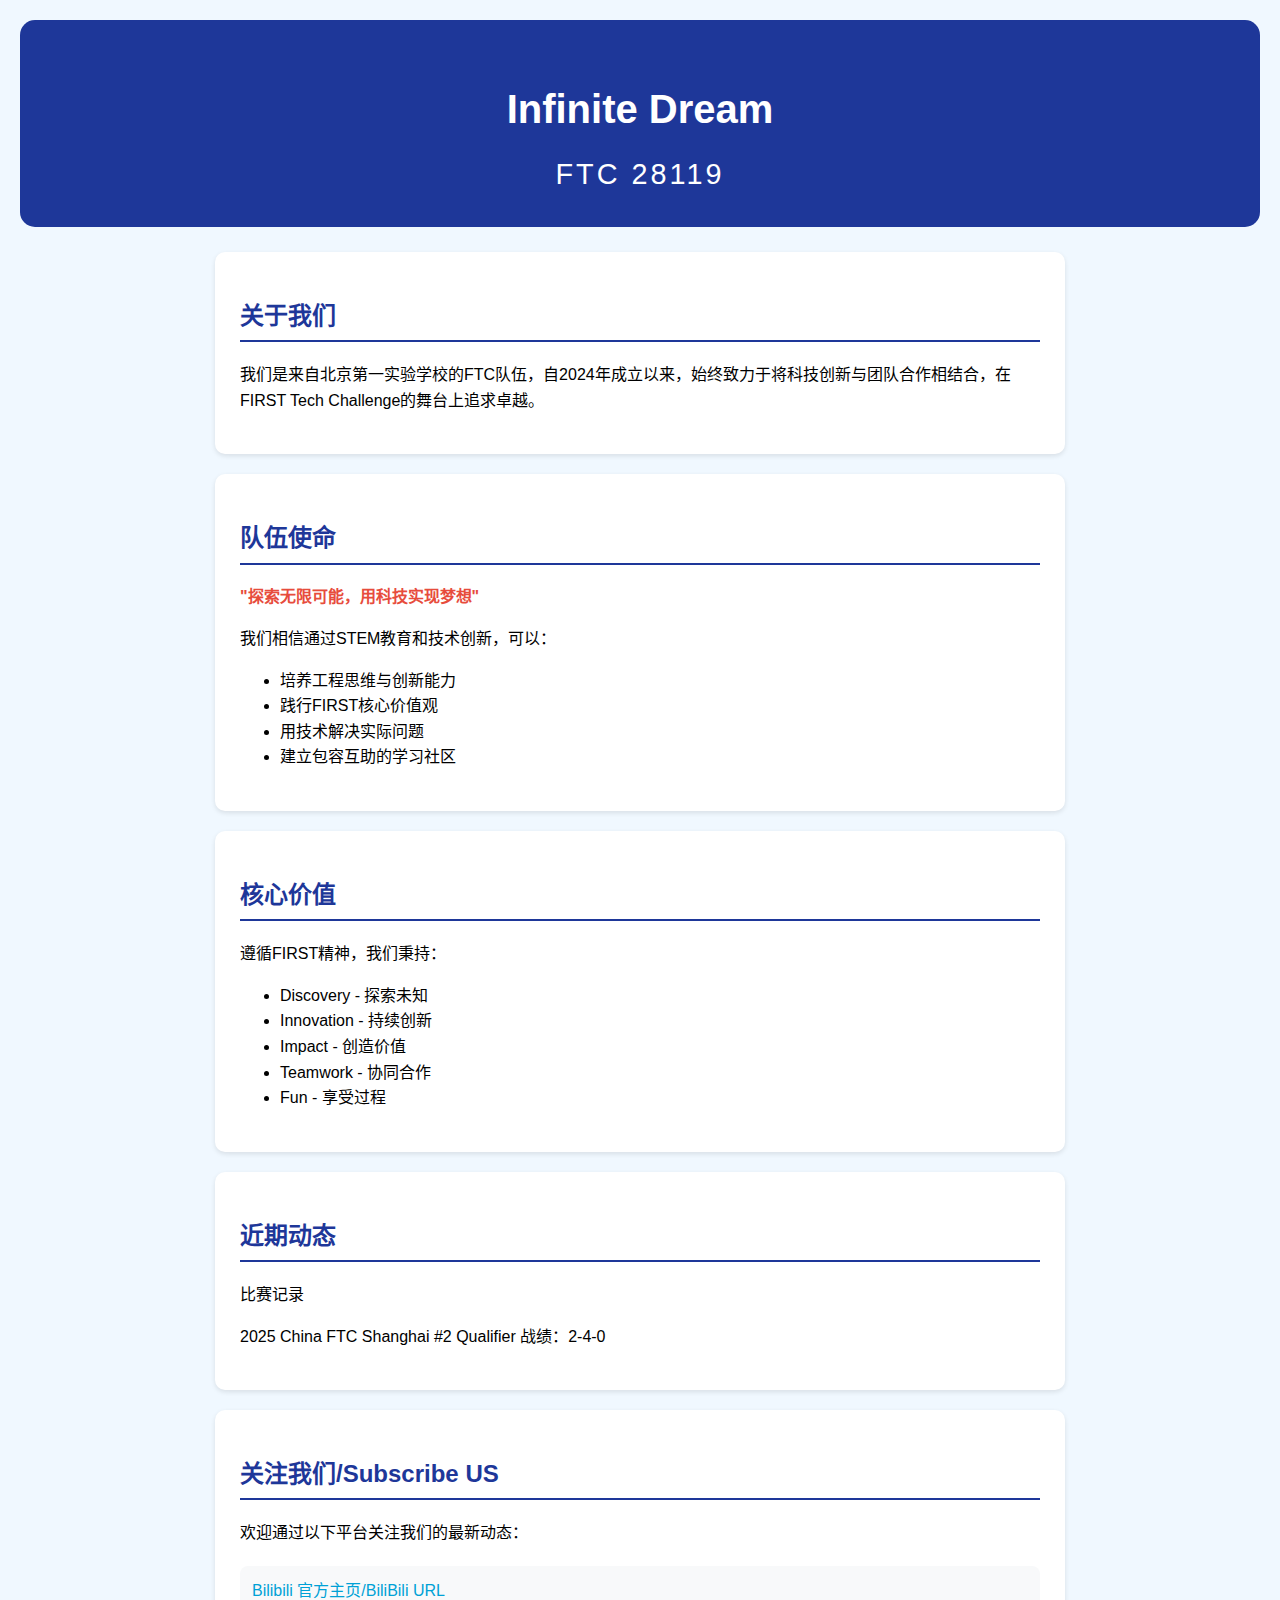
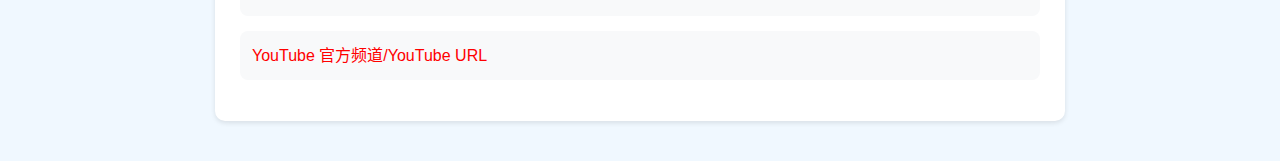
<file: index.html>
<!DOCTYPE html>
<html lang="zh-CN">
<head>
    <meta charset="UTF-8">
    <meta name="viewport" content="width=device-width, initial-scale=1.0">
    <title>Infinite Dream - FTC 28119</title>
    <style>
        body {
            font-family: 'Segoe UI', Arial, sans-serif;
            line-height: 1.6;
            margin: 0;
            padding: 20px;
            background-color: #f0f8ff;
        }

        .header {
            text-align: center;
            padding: 30px;
            background-color: #1e3799;
            color: white;
            border-radius: 15px;
            margin-bottom: 25px;
        }

        .content-card {
            background: white;
            padding: 25px;
            margin: 20px auto;
            max-width: 800px;
            border-radius: 10px;
            box-shadow: 0 2px 5px rgba(0,0,0,0.1);
        }

        h1 {
            font-size: 2.5em;
            margin-bottom: 10px;
        }

        h2 {
            color: #1e3799;
            border-bottom: 2px solid #1e3799;
            padding-bottom: 5px;
        }

        .team-number {
            font-size: 1.8em;
            letter-spacing: 3px;
        }

        .highlight {
            color: #e74c3c;
            font-weight: bold;
        }
    </style>
</head>
<body>
    <div class="header">
        <h1>Infinite Dream</h1>
        <div class="team-number">FTC 28119</div>
    </div>

    <div class="content-card">
        <h2>关于我们</h2>
        <p>我们是来自北京第一实验学校的FTC队伍，自2024年成立以来，始终致力于将科技创新与团队合作相结合，在FIRST Tech Challenge的舞台上追求卓越。</p>
    </div>

    <div class="content-card">
        <h2>队伍使命</h2>
        <p class="highlight">"探索无限可能，用科技实现梦想"</p>
        <p>我们相信通过STEM教育和技术创新，可以：</p>
        <ul>
            <li>培养工程思维与创新能力</li>
            <li>践行FIRST核心价值观</li>
            <li>用技术解决实际问题</li>
            <li>建立包容互助的学习社区</li>
        </ul>
    </div>

    <div class="content-card">
        <h2>核心价值</h2>
        <p>遵循FIRST精神，我们秉持：</p>
        <ul>
            <li>Discovery - 探索未知</li>
            <li>Innovation - 持续创新</li>
            <li>Impact - 创造价值</li>
            <li>Teamwork - 协同合作</li>
            <li>Fun - 享受过程</li>
        </ul>
    </div>

    <!-- 可在此添加更多内容区块 -->
    <div class="content-card">
        <h2>近期动态</h2>
        <p>比赛记录</p>
	<p>2025 China FTC Shanghai #2 Qualifier 战绩：2-4-0</p>
    </div>

</body>
<div class="content-card">
        <h2>关注我们/Subscribe US</h2>
        <p>欢迎通过以下平台关注我们的最新动态：</p>
        <ul class="social-links">
            <li>
                <a href="https://space.bilibili.com/3546786471872899?spm_id_from=333.337.0.0" 
                   target="_blank" 
                   rel="noopener noreferrer"
                   class="bilibili-link">
                    Bilibili 官方主页/BiliBili URL
                </a>
            </li>
            <li>
                <a href="https://www.youtube.com/@infinitedream-r7x" 
                   target="_blank" 
                   rel="noopener noreferrer"
                   class="youtube-link">
                    YouTube 官方频道/YouTube URL
                </a>
            </li>
        </ul>
    </div>

    <!-- 原有其他内容卡保持不变 -->
</body>
</html>

<style>
    /* 在原有样式基础上添加以下内容 */
    .social-links {
        list-style: none;
        padding-left: 0;
        margin-top: 20px;
    }

    .social-links li {
        margin: 15px 0;
        padding: 12px;
        background: #f8f9fa;
        border-radius: 8px;
        transition: transform 0.2s;
    }

    .social-links li:hover {
        transform: translateX(10px);
    }

    .social-links a {
        text-decoration: none;
        font-weight: 500;
        display: block;
    }

    .bilibili-link {
        color: #00a1d6; /* B站品牌色 */
    }

    .youtube-link {
        color: #ff0000; /* YouTube品牌色 */
    }

    .social-links a:hover {
        text-decoration: underline;
    }
</style>
</html>
</file>
